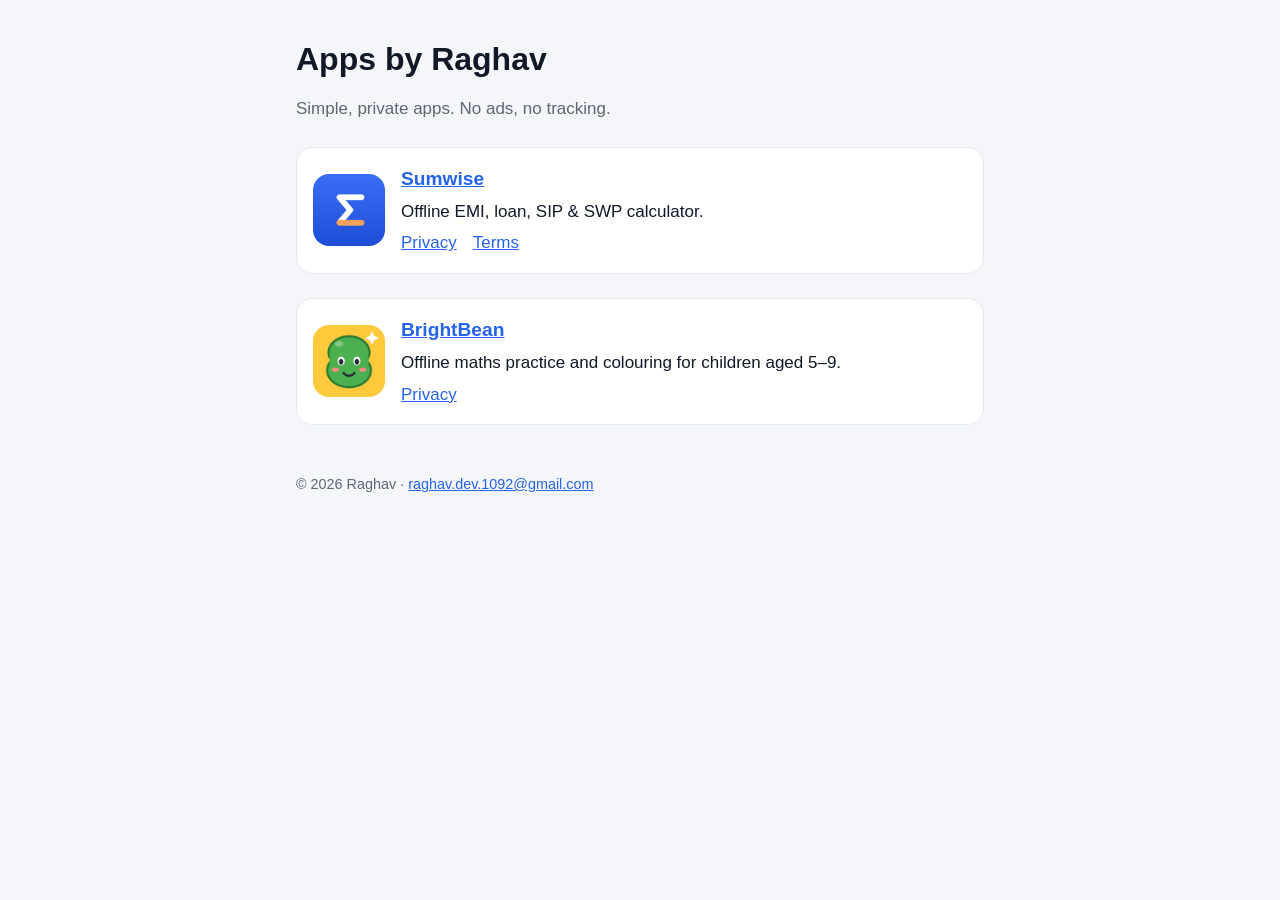
<file: index.html>
<!doctype html>
<html lang="en">
<head>
<meta charset="utf-8">
<meta name="viewport" content="width=device-width, initial-scale=1">
<title>Apps by Raghav</title>
<meta name="description" content="Simple, private apps by Raghav.">
<link rel="icon" href="assets/sumwise-icon.png">
<link rel="stylesheet" href="assets/site.css">
</head>
<body>
<main>
<h1>Apps by Raghav</h1>
<p class="muted">Simple, private apps. No ads, no tracking.</p>
<div class="card">
  <img src="assets/sumwise-icon.png" alt="Sumwise app icon">
  <div>
    <h2><a href="sumwise/">Sumwise</a></h2>
    <p>Offline EMI, loan, SIP &amp; SWP calculator.</p>
    <p class="links"><a href="sumwise/privacy/">Privacy</a><a href="sumwise/terms/">Terms</a></p>
  </div>
</div>
<div class="card">
  <img src="assets/brightbean-icon.png" alt="BrightBean app icon">
  <div>
    <h2><a href="brightbean/">BrightBean</a></h2>
    <p>Offline maths practice and colouring for children aged 5–9.</p>
    <p class="links"><a href="brightbean/privacy/">Privacy</a></p>
  </div>
</div>
<footer class="muted">© 2026 Raghav · <a href="mailto:raghav.dev.1092@gmail.com">raghav.dev.1092@gmail.com</a></footer>
</main>
</body>
</html>
</file>
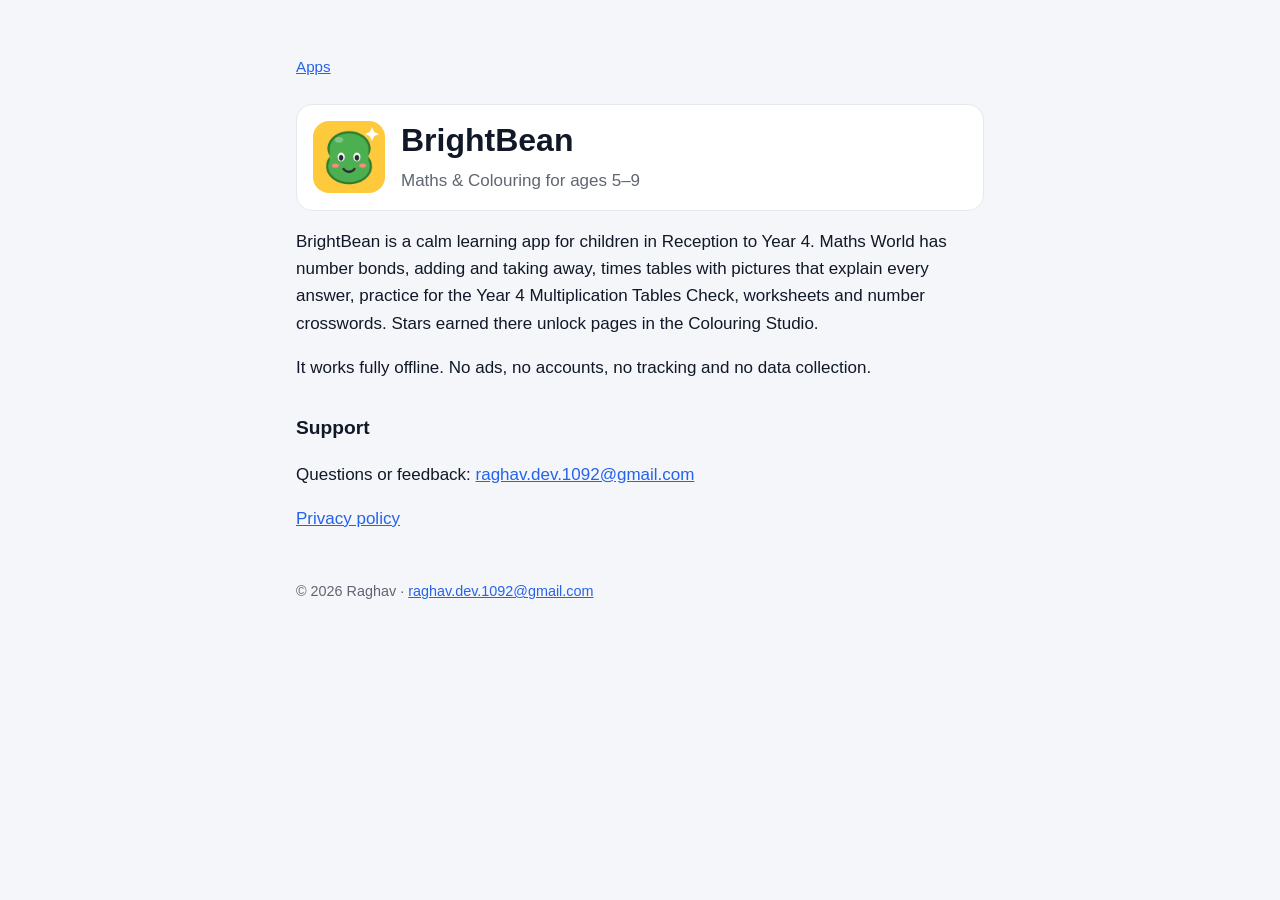
<file: brightbean/index.html>
<!doctype html>
<html lang="en">
<head>
<meta charset="utf-8">
<meta name="viewport" content="width=device-width, initial-scale=1">
<title>BrightBean</title>
<meta name="description" content="BrightBean: offline maths practice and colouring for children aged 5 to 9.">
<link rel="icon" href="../assets/brightbean-icon.png">
<link rel="stylesheet" href="../assets/site.css">
</head>
<body>
<main>
<p class="crumbs"><a href="../">Apps</a></p>
<div class="card">
  <img src="../assets/brightbean-icon.png" alt="BrightBean app icon">
  <div>
    <h1>BrightBean</h1>
    <p class="muted">Maths &amp; Colouring for ages 5–9</p>
  </div>
</div>
<p>BrightBean is a calm learning app for children in Reception to Year 4. Maths World has number bonds, adding and taking away, times tables with pictures that explain every answer, practice for the Year 4 Multiplication Tables Check, worksheets and number crosswords. Stars earned there unlock pages in the Colouring Studio.</p>
<p>It works fully offline. No ads, no accounts, no tracking and no data collection.</p>
<h2>Support</h2>
<p>Questions or feedback: <a href="mailto:raghav.dev.1092@gmail.com?subject=BrightBean">raghav.dev.1092@gmail.com</a></p>
<p class="links"><a href="privacy/">Privacy policy</a></p>
<footer class="muted">© 2026 Raghav · <a href="mailto:raghav.dev.1092@gmail.com">raghav.dev.1092@gmail.com</a></footer>
</main>
</body>
</html>
</file>
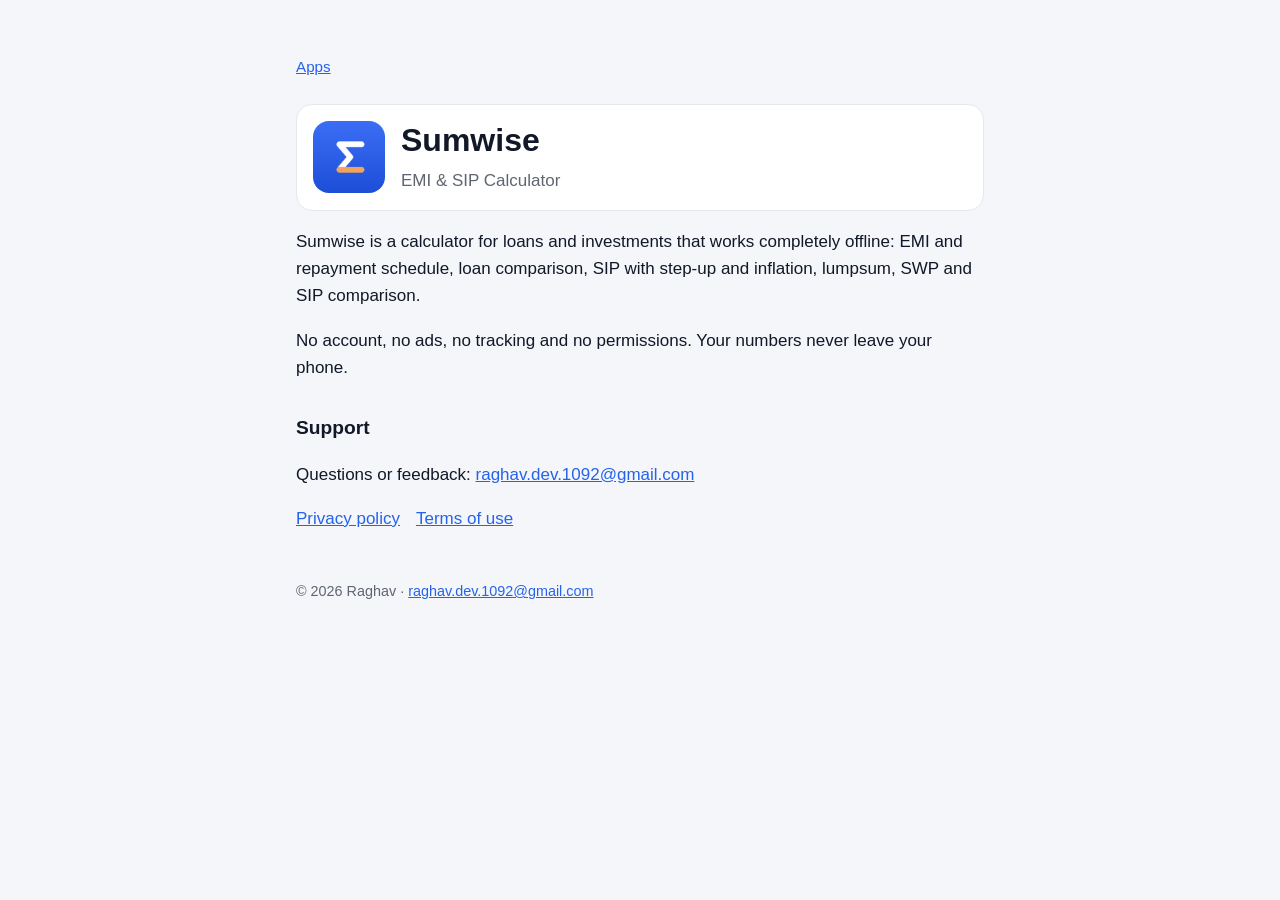
<file: sumwise/index.html>
<!doctype html>
<html lang="en">
<head>
<meta charset="utf-8">
<meta name="viewport" content="width=device-width, initial-scale=1">
<title>Sumwise</title>
<meta name="description" content="Sumwise: offline EMI, loan, SIP and SWP calculator.">
<link rel="icon" href="../assets/sumwise-icon.png">
<link rel="stylesheet" href="../assets/site.css">
</head>
<body>
<main>
<p class="crumbs"><a href="../">Apps</a></p>
<div class="card">
  <img src="../assets/sumwise-icon.png" alt="Sumwise app icon">
  <div>
    <h1>Sumwise</h1>
    <p class="muted">EMI &amp; SIP Calculator</p>
  </div>
</div>
<p>Sumwise is a calculator for loans and investments that works completely offline: EMI and repayment schedule, loan comparison, SIP with step-up and inflation, lumpsum, SWP and SIP comparison.</p>
<p>No account, no ads, no tracking and no permissions. Your numbers never leave your phone.</p>
<h2>Support</h2>
<p>Questions or feedback: <a href="mailto:raghav.dev.1092@gmail.com?subject=Sumwise">raghav.dev.1092@gmail.com</a></p>
<p class="links"><a href="privacy/">Privacy policy</a><a href="terms/">Terms of use</a></p>
<footer class="muted">© 2026 Raghav · <a href="mailto:raghav.dev.1092@gmail.com">raghav.dev.1092@gmail.com</a></footer>
</main>
</body>
</html>
</file>
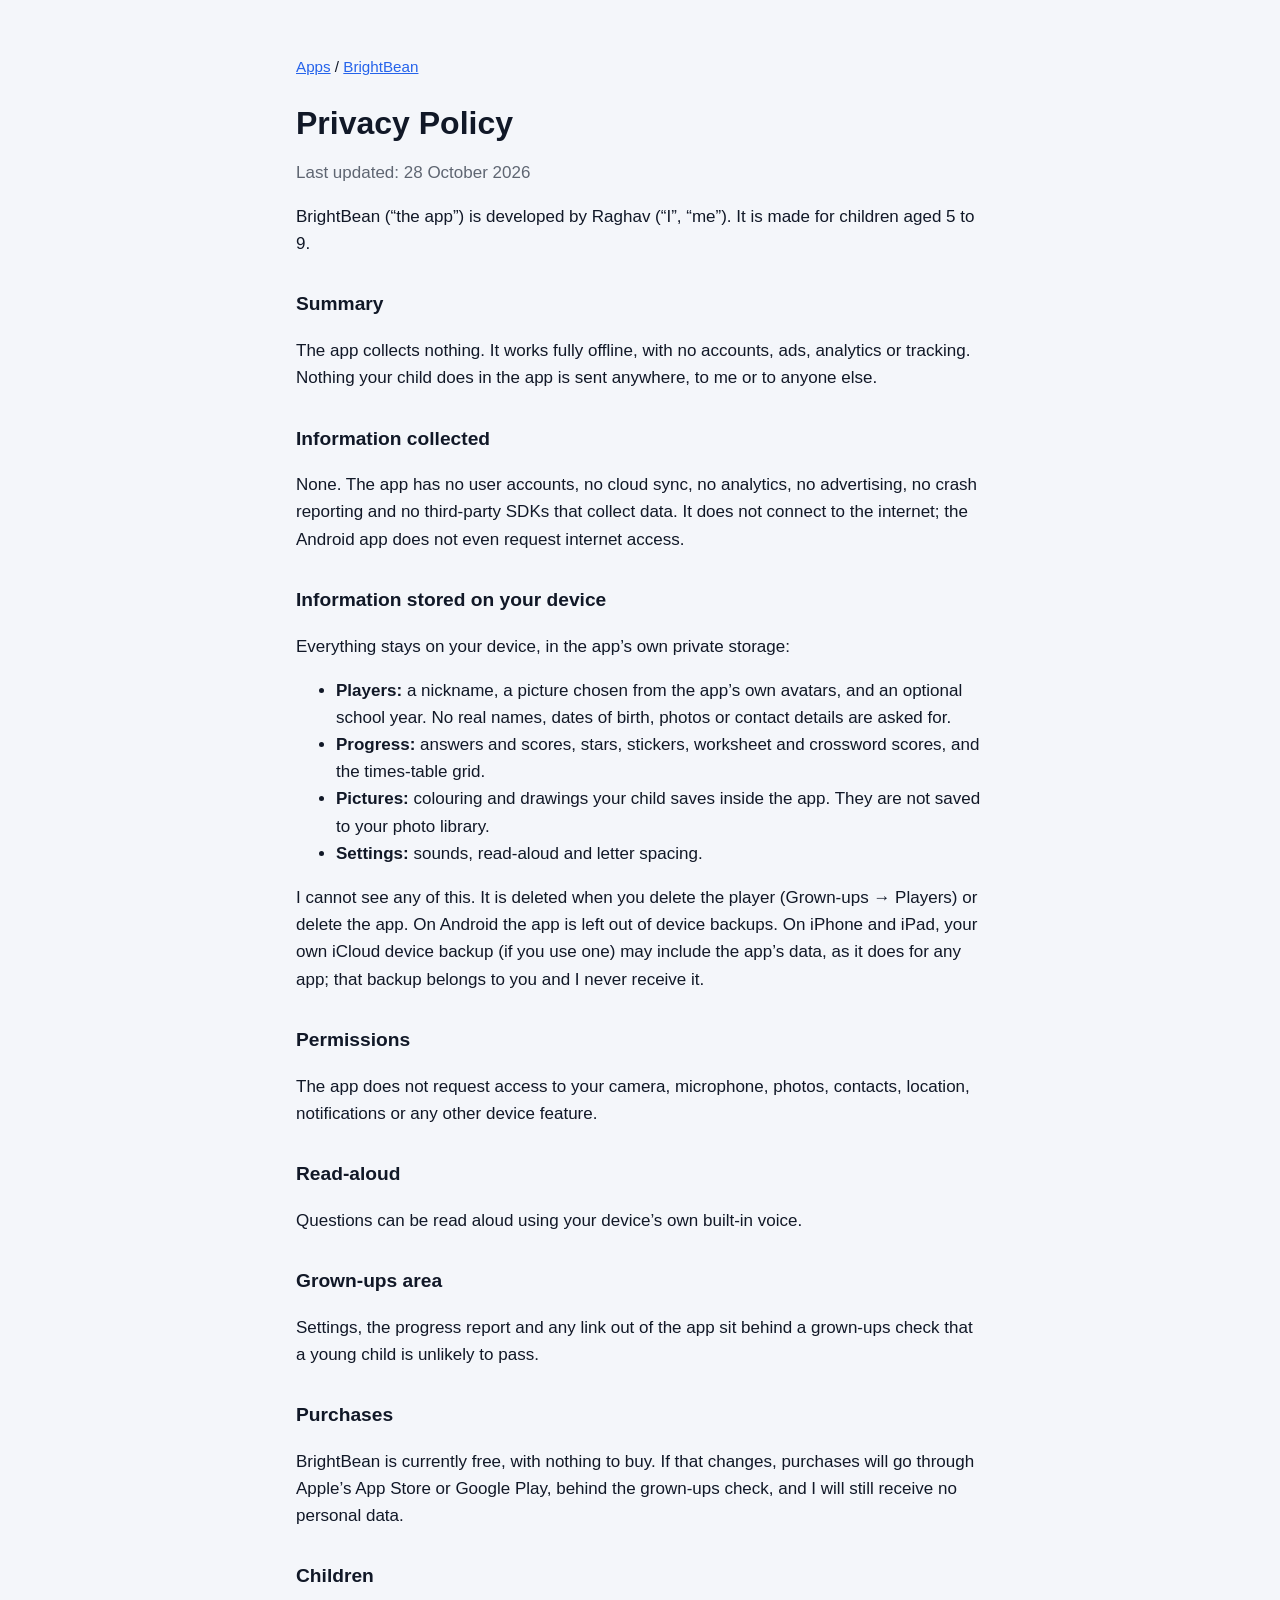
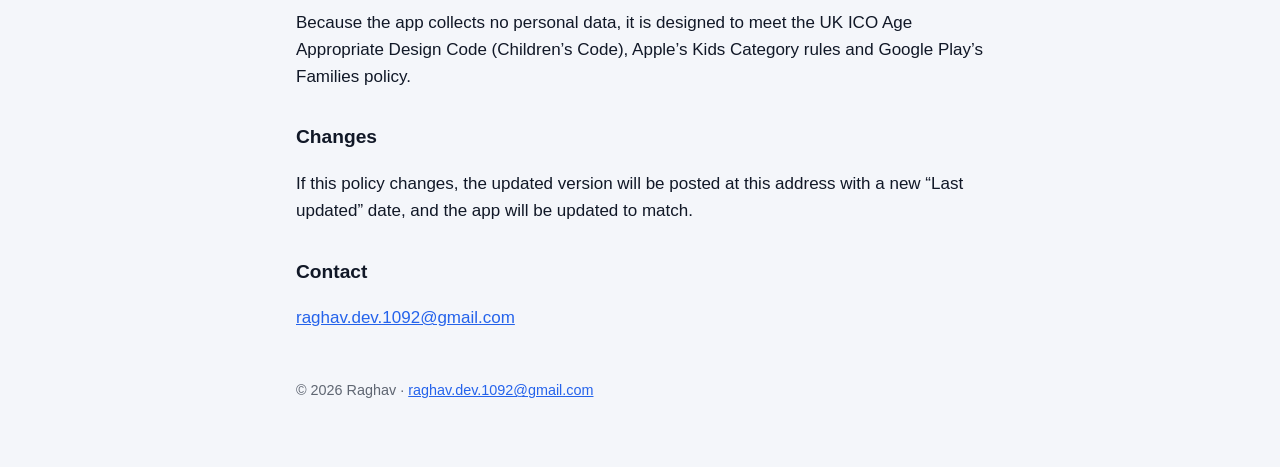
<file: brightbean/privacy/index.html>
<!doctype html>
<html lang="en">
<head>
<meta charset="utf-8">
<meta name="viewport" content="width=device-width, initial-scale=1">
<title>BrightBean Privacy Policy</title>
<meta name="description" content="BrightBean collects no data. Privacy policy for the BrightBean app.">
<link rel="icon" href="../../assets/brightbean-icon.png">
<link rel="stylesheet" href="../../assets/site.css">
</head>
<body>
<main>
<p class="crumbs"><a href="../../">Apps</a> / <a href="../">BrightBean</a></p>
<h1>Privacy Policy</h1>
<p class="muted">Last updated: 28 October 2026</p>
<p>BrightBean (“the app”) is developed by Raghav (“I”, “me”). It is made for children aged 5 to 9.</p>
<h2>Summary</h2>
<p>The app collects nothing. It works fully offline, with no accounts, ads, analytics or tracking. Nothing your child does in the app is sent anywhere, to me or to anyone else.</p>
<h2>Information collected</h2>
<p>None. The app has no user accounts, no cloud sync, no analytics, no advertising, no crash reporting and no third-party SDKs that collect data. It does not connect to the internet; the Android app does not even request internet access.</p>
<h2>Information stored on your device</h2>
<p>Everything stays on your device, in the app’s own private storage:</p>
<ul>
<li><strong>Players:</strong> a nickname, a picture chosen from the app’s own avatars, and an optional school year. No real names, dates of birth, photos or contact details are asked for.</li>
<li><strong>Progress:</strong> answers and scores, stars, stickers, worksheet and crossword scores, and the times-table grid.</li>
<li><strong>Pictures:</strong> colouring and drawings your child saves inside the app. They are not saved to your photo library.</li>
<li><strong>Settings:</strong> sounds, read-aloud and letter spacing.</li>
</ul>
<p>I cannot see any of this. It is deleted when you delete the player (Grown-ups → Players) or delete the app. On Android the app is left out of device backups. On iPhone and iPad, your own iCloud device backup (if you use one) may include the app’s data, as it does for any app; that backup belongs to you and I never receive it.</p>
<h2>Permissions</h2>
<p>The app does not request access to your camera, microphone, photos, contacts, location, notifications or any other device feature.</p>
<h2>Read-aloud</h2>
<p>Questions can be read aloud using your device’s own built-in voice.</p>
<h2>Grown-ups area</h2>
<p>Settings, the progress report and any link out of the app sit behind a grown-ups check that a young child is unlikely to pass.</p>
<h2>Purchases</h2>
<p>BrightBean is currently free, with nothing to buy. If that changes, purchases will go through Apple’s App Store or Google Play, behind the grown-ups check, and I will still receive no personal data.</p>
<h2>Children</h2>
<p>Because the app collects no personal data, it is designed to meet the UK ICO Age Appropriate Design Code (Children’s Code), Apple’s Kids Category rules and Google Play’s Families policy.</p>
<h2>Changes</h2>
<p>If this policy changes, the updated version will be posted at this address with a new “Last updated” date, and the app will be updated to match.</p>
<h2>Contact</h2>
<p><a href="mailto:raghav.dev.1092@gmail.com?subject=BrightBean%20privacy">raghav.dev.1092@gmail.com</a></p>
<footer class="muted">© 2026 Raghav · <a href="mailto:raghav.dev.1092@gmail.com">raghav.dev.1092@gmail.com</a></footer>
</main>
</body>
</html>
</file>
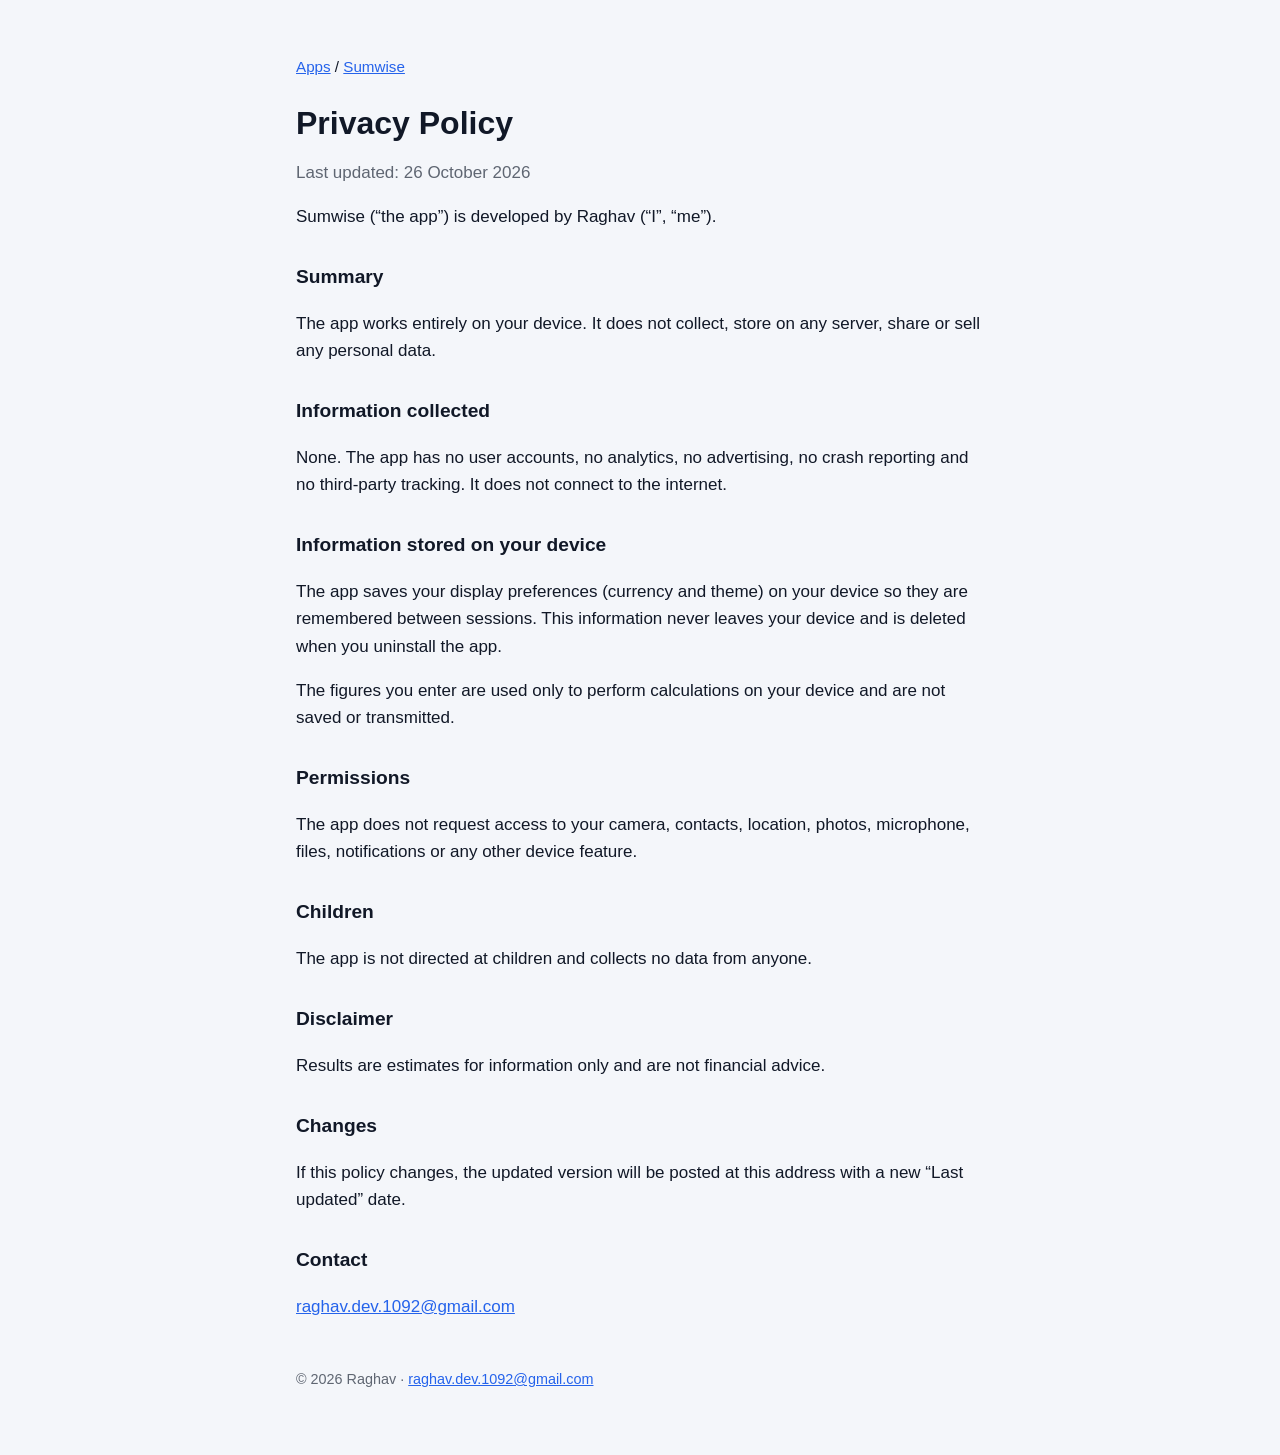
<file: sumwise/privacy/index.html>
<!doctype html>
<html lang="en">
<head>
<meta charset="utf-8">
<meta name="viewport" content="width=device-width, initial-scale=1">
<title>Sumwise Privacy Policy</title>
<meta name="description" content="Sumwise collects no data. Privacy policy for the Sumwise app.">
<link rel="icon" href="../../assets/sumwise-icon.png">
<link rel="stylesheet" href="../../assets/site.css">
</head>
<body>
<main>
<p class="crumbs"><a href="../../">Apps</a> / <a href="../">Sumwise</a></p>
<h1>Privacy Policy</h1>
<p class="muted">Last updated: 26 October 2026</p>
<p>Sumwise (“the app”) is developed by Raghav (“I”, “me”).</p>
<h2>Summary</h2>
<p>The app works entirely on your device. It does not collect, store on any server, share or sell any personal data.</p>
<h2>Information collected</h2>
<p>None. The app has no user accounts, no analytics, no advertising, no crash reporting and no third-party tracking. It does not connect to the internet.</p>
<h2>Information stored on your device</h2>
<p>The app saves your display preferences (currency and theme) on your device so they are remembered between sessions. This information never leaves your device and is deleted when you uninstall the app.</p>
<p>The figures you enter are used only to perform calculations on your device and are not saved or transmitted.</p>
<h2>Permissions</h2>
<p>The app does not request access to your camera, contacts, location, photos, microphone, files, notifications or any other device feature.</p>
<h2>Children</h2>
<p>The app is not directed at children and collects no data from anyone.</p>
<h2>Disclaimer</h2>
<p>Results are estimates for information only and are not financial advice.</p>
<h2>Changes</h2>
<p>If this policy changes, the updated version will be posted at this address with a new “Last updated” date.</p>
<h2>Contact</h2>
<p><a href="mailto:raghav.dev.1092@gmail.com?subject=Sumwise%20privacy">raghav.dev.1092@gmail.com</a></p>
<footer class="muted">© 2026 Raghav · <a href="mailto:raghav.dev.1092@gmail.com">raghav.dev.1092@gmail.com</a></footer>
</main>
</body>
</html>
</file>
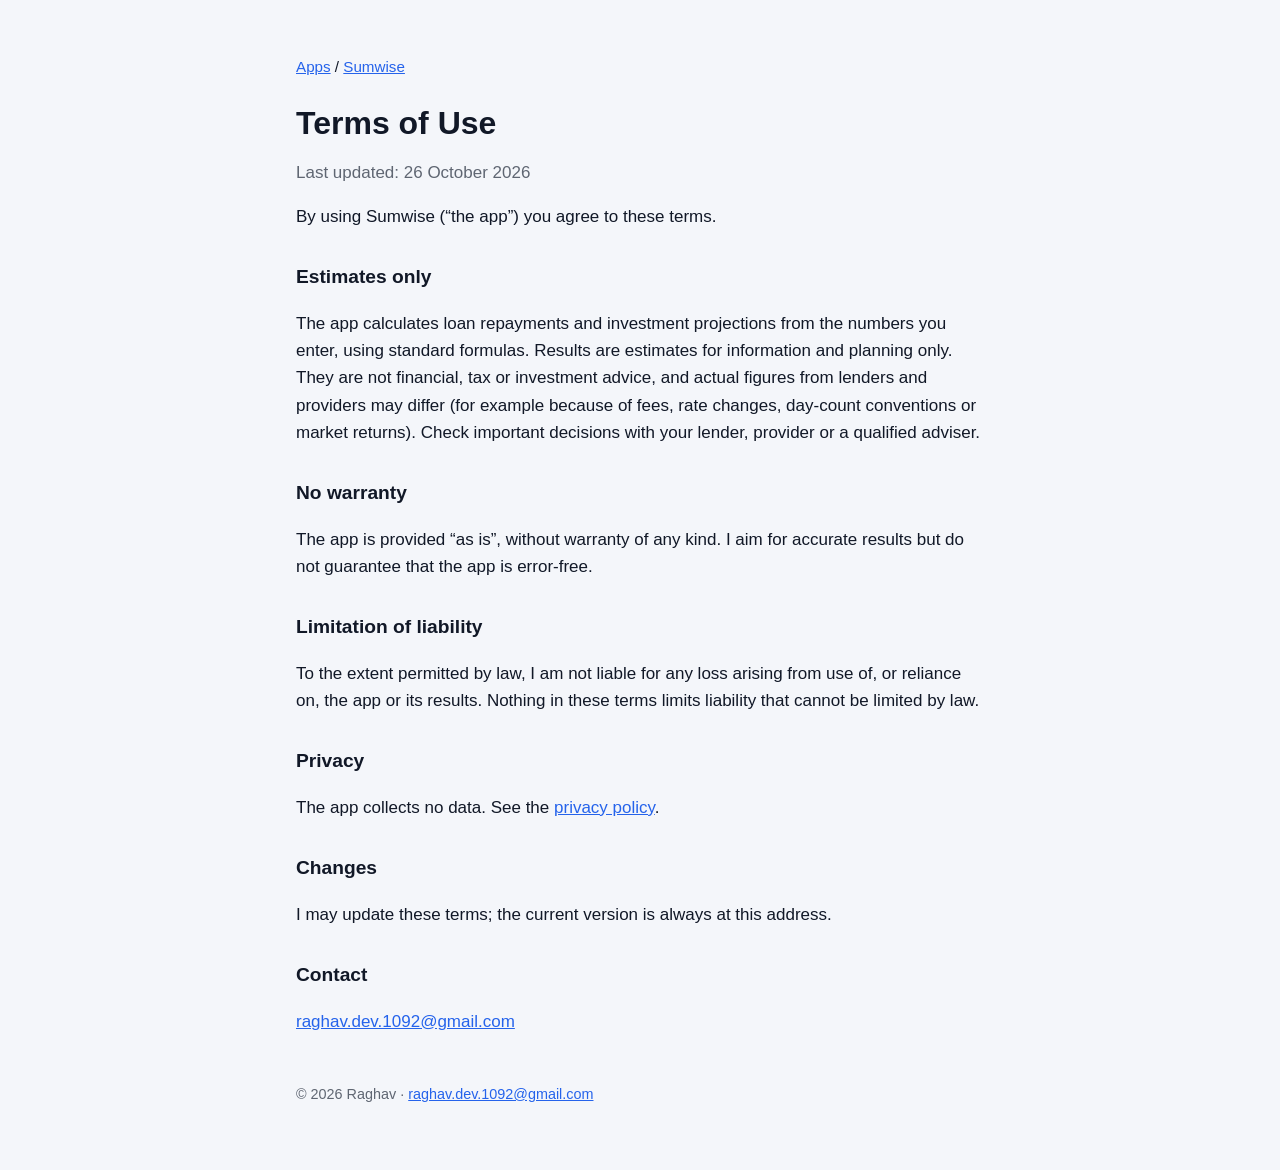
<file: sumwise/terms/index.html>
<!doctype html>
<html lang="en">
<head>
<meta charset="utf-8">
<meta name="viewport" content="width=device-width, initial-scale=1">
<title>Sumwise Terms of Use</title>
<meta name="description" content="Terms of use for the Sumwise app.">
<link rel="icon" href="../../assets/sumwise-icon.png">
<link rel="stylesheet" href="../../assets/site.css">
</head>
<body>
<main>
<p class="crumbs"><a href="../../">Apps</a> / <a href="../">Sumwise</a></p>
<h1>Terms of Use</h1>
<p class="muted">Last updated: 26 October 2026</p>
<p>By using Sumwise (“the app”) you agree to these terms.</p>
<h2>Estimates only</h2>
<p>The app calculates loan repayments and investment projections from the numbers you enter, using standard formulas. Results are estimates for information and planning only. They are not financial, tax or investment advice, and actual figures from lenders and providers may differ (for example because of fees, rate changes, day-count conventions or market returns). Check important decisions with your lender, provider or a qualified adviser.</p>
<h2>No warranty</h2>
<p>The app is provided “as is”, without warranty of any kind. I aim for accurate results but do not guarantee that the app is error-free.</p>
<h2>Limitation of liability</h2>
<p>To the extent permitted by law, I am not liable for any loss arising from use of, or reliance on, the app or its results. Nothing in these terms limits liability that cannot be limited by law.</p>
<h2>Privacy</h2>
<p>The app collects no data. See the <a href="../privacy/">privacy policy</a>.</p>
<h2>Changes</h2>
<p>I may update these terms; the current version is always at this address.</p>
<h2>Contact</h2>
<p><a href="mailto:raghav.dev.1092@gmail.com?subject=Sumwise">raghav.dev.1092@gmail.com</a></p>
<footer class="muted">© 2026 Raghav · <a href="mailto:raghav.dev.1092@gmail.com">raghav.dev.1092@gmail.com</a></footer>
</main>
</body>
</html>
</file>
<file: assets/site.css>
:root {
  --bg: #f4f6fa; --surface: #ffffff; --border: #e4e8ef;
  --text: #111827; --muted: #5f6672; --accent: #2563eb;
  color-scheme: light dark;
}
@media (prefers-color-scheme: dark) {
  :root { --bg: #0b0f17; --surface: #151a23; --border: #2a3140; --text: #f3f4f6; --muted: #9ca3af; --accent: #6ea0ff; }
}
* { box-sizing: border-box; }
body {
  margin: 0; background: var(--bg); color: var(--text);
  font: 17px/1.6 -apple-system, BlinkMacSystemFont, "Segoe UI", Roboto, Helvetica, Arial, sans-serif;
}
main { max-width: 720px; margin: 0 auto; padding: 40px 16px 64px; }
a { color: var(--accent); }
h1 { font-size: 2rem; line-height: 1.2; margin: 0 0 8px; }
h2 { font-size: 1.2rem; margin: 32px 0 8px; }
.muted { color: var(--muted); }
.crumbs { font-size: 0.95rem; margin-bottom: 24px; }
.card {
  display: flex; gap: 16px; align-items: center; background: var(--surface);
  border: 1px solid var(--border); border-radius: 16px; padding: 16px; margin-top: 24px;
}
.card img { width: 72px; height: 72px; border-radius: 16px; flex: none; }
.card h2 { margin: 0; }
.card p { margin: 4px 0 0; }
.links a { margin-right: 16px; white-space: nowrap; }
footer { margin-top: 48px; font-size: 0.9rem; }
</file>
